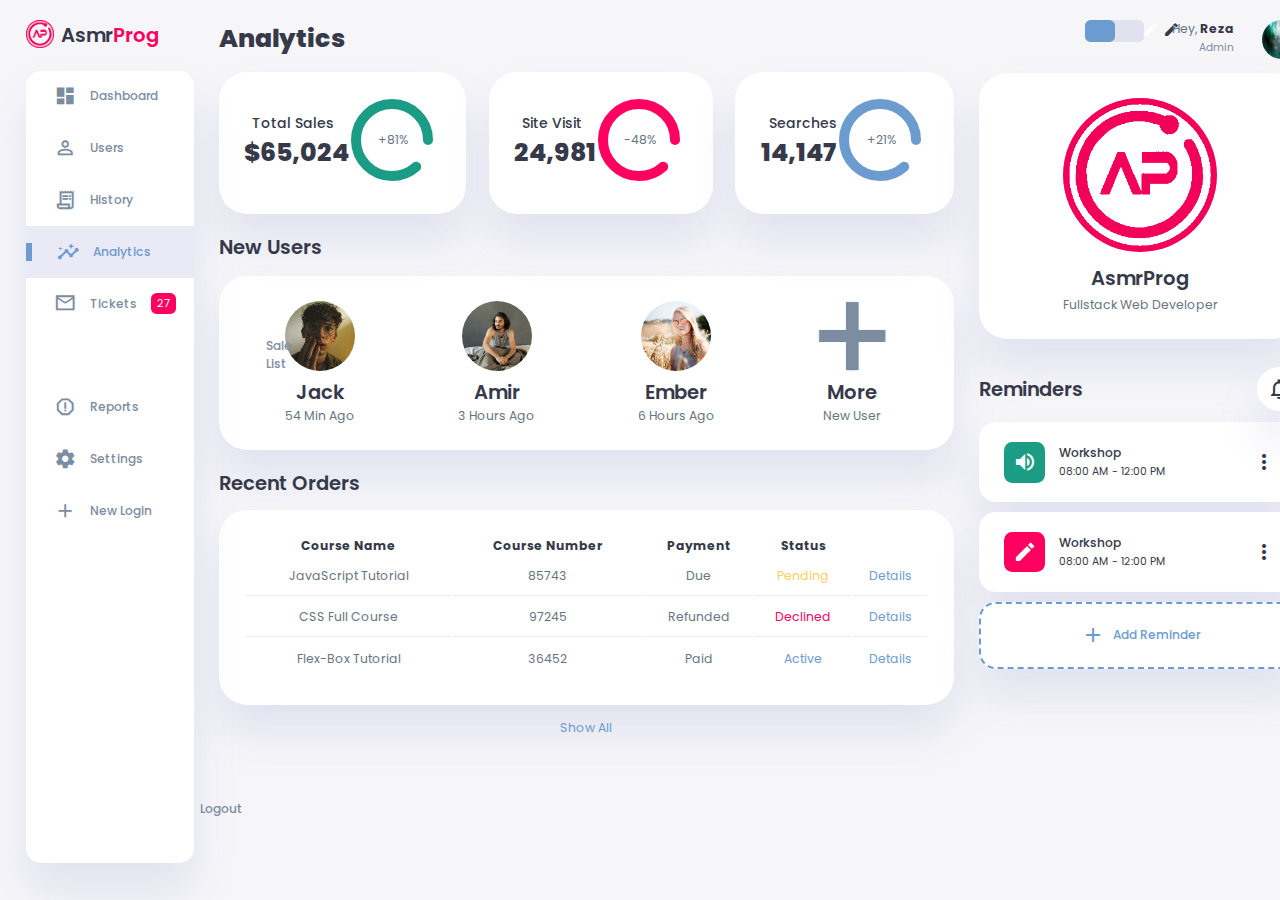
<file: dashboard/Admin Dashboard #01/index.html>
<!DOCTYPE html>
<html lang="en">

<head>
    <meta charset="UTF-8">
    <meta name="viewport" content="width=device-width, initial-scale=1.0">
    <link href="https://fonts.googleapis.com/icon?family=Material+Icons+Sharp" rel="stylesheet">
    <link rel="stylesheet" href="style.css">
    <title>Responsive Dashboard Design #1 | AsmrProg</title>
</head>

<body>

    <div class="container">
        <!-- Sidebar Section -->
        <aside>
            <div class="toggle">
                <div class="logo">
                    <img src="images/logo.png">
                    <h2>Asmr<span class="danger">Prog</span></h2>
                </div>
                <div class="close" id="close-btn">
                    <span class="material-icons-sharp">
                        close
                    </span>
                </div>
            </div>

            <div class="sidebar">
                <a href="#">
                    <span class="material-icons-sharp">
                        dashboard
                    </span>
                    <h3>Dashboard</h3>
                </a>
                <a href="#">
                    <span class="material-icons-sharp">
                        person_outline
                    </span>
                    <h3>Users</h3>
                </a>
                <a href="#">
                    <span class="material-icons-sharp">
                        receipt_long
                    </span>
                    <h3>History</h3>
                </a>
                <a href="#" class="active">
                    <span class="material-icons-sharp">
                        insights
                    </span>
                    <h3>Analytics</h3>
                </a>
                <a href="#">
                    <span class="material-icons-sharp">
                        mail_outline
                    </span>
                    <h3>Tickets</h3>
                    <span class="message-count">27</span>
                </a>
                <a href="#">
                    <span class="material-icons-sharp">
                        inventory
                    </span>
                    <h3>Sale List</h3>
                </a>
                <a href="#">
                    <span class="material-icons-sharp">
                        report_gmailerrorred
                    </span>
                    <h3>Reports</h3>
                </a>
                <a href="#">
                    <span class="material-icons-sharp">
                        settings
                    </span>
                    <h3>Settings</h3>
                </a>
                <a href="#">
                    <span class="material-icons-sharp">
                        add
                    </span>
                    <h3>New Login</h3>
                </a>
                <a href="#">
                    <span class="material-icons-sharp">
                        logout
                    </span>
                    <h3>Logout</h3>
                </a>
            </div>
        </aside>
        <!-- End of Sidebar Section -->

        <!-- Main Content -->
        <main>
            <h1>Analytics</h1>
            <!-- Analyses -->
            <div class="analyse">
                <div class="sales">
                    <div class="status">
                        <div class="info">
                            <h3>Total Sales</h3>
                            <h1>$65,024</h1>
                        </div>
                        <div class="progresss">
                            <svg>
                                <circle cx="38" cy="38" r="36"></circle>
                            </svg>
                            <div class="percentage">
                                <p>+81%</p>
                            </div>
                        </div>
                    </div>
                </div>
                <div class="visits">
                    <div class="status">
                        <div class="info">
                            <h3>Site Visit</h3>
                            <h1>24,981</h1>
                        </div>
                        <div class="progresss">
                            <svg>
                                <circle cx="38" cy="38" r="36"></circle>
                            </svg>
                            <div class="percentage">
                                <p>-48%</p>
                            </div>
                        </div>
                    </div>
                </div>
                <div class="searches">
                    <div class="status">
                        <div class="info">
                            <h3>Searches</h3>
                            <h1>14,147</h1>
                        </div>
                        <div class="progresss">
                            <svg>
                                <circle cx="38" cy="38" r="36"></circle>
                            </svg>
                            <div class="percentage">
                                <p>+21%</p>
                            </div>
                        </div>
                    </div>
                </div>
            </div>
            <!-- End of Analyses -->

            <!-- New Users Section -->
            <div class="new-users">
                <h2>New Users</h2>
                <div class="user-list">
                    <div class="user">
                        <img src="images/profile-2.jpg">
                        <h2>Jack</h2>
                        <p>54 Min Ago</p>
                    </div>
                    <div class="user">
                        <img src="images/profile-3.jpg">
                        <h2>Amir</h2>
                        <p>3 Hours Ago</p>
                    </div>
                    <div class="user">
                        <img src="images/profile-4.jpg">
                        <h2>Ember</h2>
                        <p>6 Hours Ago</p>
                    </div>
                    <div class="user">
                        <img src="images/plus.png">
                        <h2>More</h2>
                        <p>New User</p>
                    </div>
                </div>
            </div>
            <!-- End of New Users Section -->

            <!-- Recent Orders Table -->
            <div class="recent-orders">
                <h2>Recent Orders</h2>
                <table>
                    <thead>
                        <tr>
                            <th>Course Name</th>
                            <th>Course Number</th>
                            <th>Payment</th>
                            <th>Status</th>
                            <th></th>
                        </tr>
                    </thead>
                    <tbody></tbody>
                </table>
                <a href="#">Show All</a>
            </div>
            <!-- End of Recent Orders -->

        </main>
        <!-- End of Main Content -->

        <!-- Right Section -->
        <div class="right-section">
            <div class="nav">
                <button id="menu-btn">
                    <span class="material-icons-sharp">
                        menu
                    </span>
                </button>
                <div class="dark-mode">
                    <span class="material-icons-sharp active">
                        light_mode
                    </span>
                    <span class="material-icons-sharp">
                        dark_mode
                    </span>
                </div>

                <div class="profile">
                    <div class="info">
                        <p>Hey, <b>Reza</b></p>
                        <small class="text-muted">Admin</small>
                    </div>
                    <div class="profile-photo">
                        <img src="images/profile-1.jpg">
                    </div>
                </div>

            </div>
            <!-- End of Nav -->

            <div class="user-profile">
                <div class="logo">
                    <img src="images/logo.png">
                    <h2>AsmrProg</h2>
                    <p>Fullstack Web Developer</p>
                </div>
            </div>

            <div class="reminders">
                <div class="header">
                    <h2>Reminders</h2>
                    <span class="material-icons-sharp">
                        notifications_none
                    </span>
                </div>

                <div class="notification">
                    <div class="icon">
                        <span class="material-icons-sharp">
                            volume_up
                        </span>
                    </div>
                    <div class="content">
                        <div class="info">
                            <h3>Workshop</h3>
                            <small class="text_muted">
                                08:00 AM - 12:00 PM
                            </small>
                        </div>
                        <span class="material-icons-sharp">
                            more_vert
                        </span>
                    </div>
                </div>

                <div class="notification deactive">
                    <div class="icon">
                        <span class="material-icons-sharp">
                            edit
                        </span>
                    </div>
                    <div class="content">
                        <div class="info">
                            <h3>Workshop</h3>
                            <small class="text_muted">
                                08:00 AM - 12:00 PM
                            </small>
                        </div>
                        <span class="material-icons-sharp">
                            more_vert
                        </span>
                    </div>
                </div>

                <div class="notification add-reminder">
                    <div>
                        <span class="material-icons-sharp">
                            add
                        </span>
                        <h3>Add Reminder</h3>
                    </div>
                </div>

            </div>

        </div>


    </div>

    <script src="orders.js"></script>
    <script src="index.js"></script>
</body>

</html>
</file>
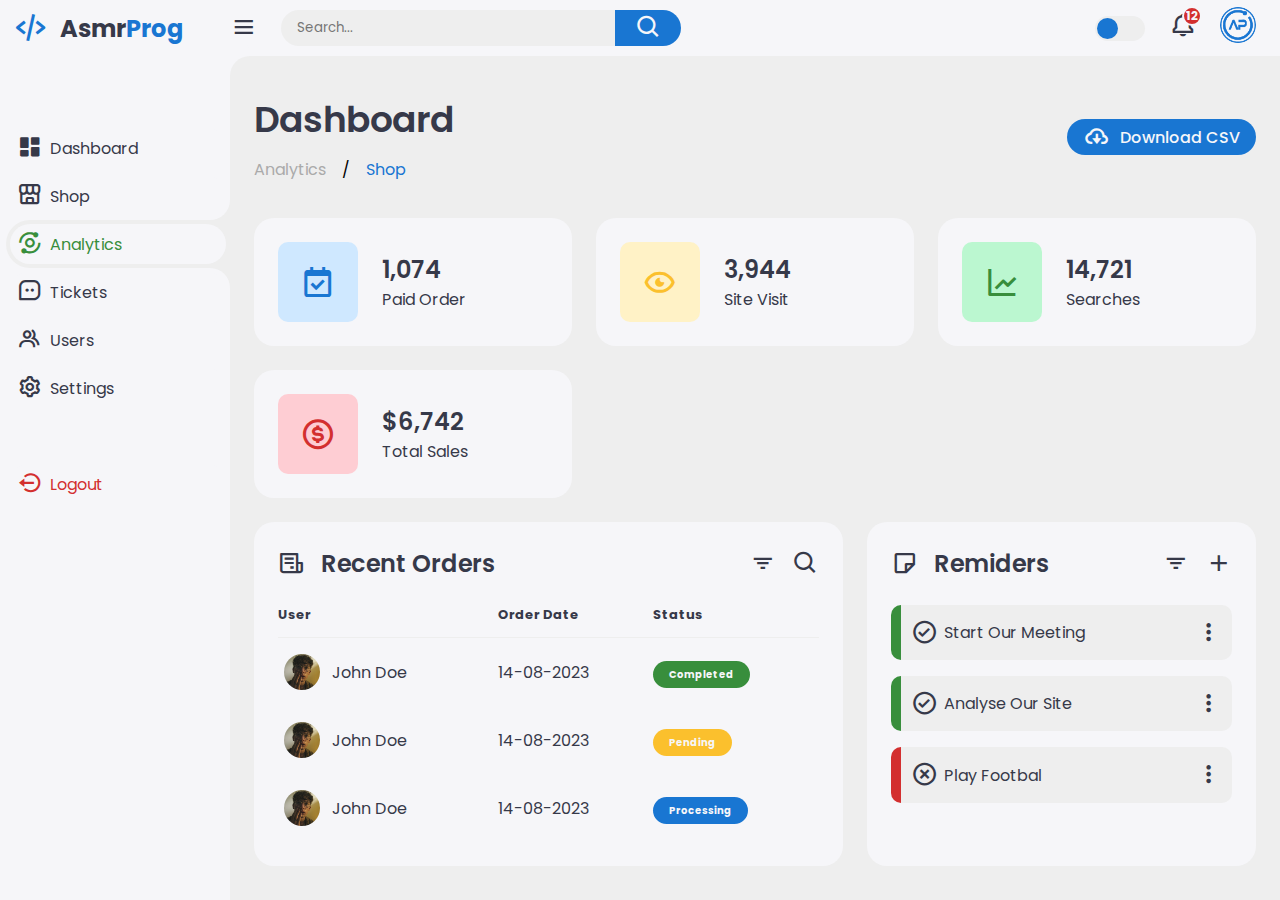
<file: dashboard/Admin Dashboard #02/index.html>
<!DOCTYPE html>
<html lang="en">

<head>
    <meta charset="UTF-8">
    <meta name="viewport" content="width=device-width, initial-scale=1.0">
    <link href='https://unpkg.com/boxicons@2.1.4/css/boxicons.min.css' rel='stylesheet'>
    <link rel="stylesheet" href="style.css">
    <title>Responsive Dashboard Design #2 | AsmrProg</title>
</head>

<body>

    <!-- Sidebar -->
    <div class="sidebar">
        <a href="#" class="logo">
            <i class='bx bx-code-alt'></i>
            <div class="logo-name"><span>Asmr</span>Prog</div>
        </a>
        <ul class="side-menu">
            <li><a href="#"><i class='bx bxs-dashboard'></i>Dashboard</a></li>
            <li><a href="#"><i class='bx bx-store-alt'></i>Shop</a></li>
            <li class="active"><a href="#"><i class='bx bx-analyse'></i>Analytics</a></li>
            <li><a href="#"><i class='bx bx-message-square-dots'></i>Tickets</a></li>
            <li><a href="#"><i class='bx bx-group'></i>Users</a></li>
            <li><a href="#"><i class='bx bx-cog'></i>Settings</a></li>
        </ul>
        <ul class="side-menu">
            <li>
                <a href="#" class="logout">
                    <i class='bx bx-log-out-circle'></i>
                    Logout
                </a>
            </li>
        </ul>
    </div>
    <!-- End of Sidebar -->

    <!-- Main Content -->
    <div class="content">
        <!-- Navbar -->
        <nav>
            <i class='bx bx-menu'></i>
            <form action="#">
                <div class="form-input">
                    <input type="search" placeholder="Search...">
                    <button class="search-btn" type="submit"><i class='bx bx-search'></i></button>
                </div>
            </form>
            <input type="checkbox" id="theme-toggle" hidden>
            <label for="theme-toggle" class="theme-toggle"></label>
            <a href="#" class="notif">
                <i class='bx bx-bell'></i>
                <span class="count">12</span>
            </a>
            <a href="#" class="profile">
                <img src="images/logo.png">
            </a>
        </nav>

        <!-- End of Navbar -->

        <main>
            <div class="header">
                <div class="left">
                    <h1>Dashboard</h1>
                    <ul class="breadcrumb">
                        <li><a href="#">
                                Analytics
                            </a></li>
                        /
                        <li><a href="#" class="active">Shop</a></li>
                    </ul>
                </div>
                <a href="#" class="report">
                    <i class='bx bx-cloud-download'></i>
                    <span>Download CSV</span>
                </a>
            </div>

            <!-- Insights -->
            <ul class="insights">
                <li>
                    <i class='bx bx-calendar-check'></i>
                    <span class="info">
                        <h3>
                            1,074
                        </h3>
                        <p>Paid Order</p>
                    </span>
                </li>
                <li><i class='bx bx-show-alt'></i>
                    <span class="info">
                        <h3>
                            3,944
                        </h3>
                        <p>Site Visit</p>
                    </span>
                </li>
                <li><i class='bx bx-line-chart'></i>
                    <span class="info">
                        <h3>
                            14,721
                        </h3>
                        <p>Searches</p>
                    </span>
                </li>
                <li><i class='bx bx-dollar-circle'></i>
                    <span class="info">
                        <h3>
                            $6,742
                        </h3>
                        <p>Total Sales</p>
                    </span>
                </li>
            </ul>
            <!-- End of Insights -->

            <div class="bottom-data">
                <div class="orders">
                    <div class="header">
                        <i class='bx bx-receipt'></i>
                        <h3>Recent Orders</h3>
                        <i class='bx bx-filter'></i>
                        <i class='bx bx-search'></i>
                    </div>
                    <table>
                        <thead>
                            <tr>
                                <th>User</th>
                                <th>Order Date</th>
                                <th>Status</th>
                            </tr>
                        </thead>
                        <tbody>
                            <tr>
                                <td>
                                    <img src="images/profile-1.jpg">
                                    <p>John Doe</p>
                                </td>
                                <td>14-08-2023</td>
                                <td><span class="status completed">Completed</span></td>
                            </tr>
                            <tr>
                                <td>
                                    <img src="images/profile-1.jpg">
                                    <p>John Doe</p>
                                </td>
                                <td>14-08-2023</td>
                                <td><span class="status pending">Pending</span></td>
                            </tr>
                            <tr>
                                <td>
                                    <img src="images/profile-1.jpg">
                                    <p>John Doe</p>
                                </td>
                                <td>14-08-2023</td>
                                <td><span class="status process">Processing</span></td>
                            </tr>
                        </tbody>
                    </table>
                </div>

                <!-- Reminders -->
                <div class="reminders">
                    <div class="header">
                        <i class='bx bx-note'></i>
                        <h3>Remiders</h3>
                        <i class='bx bx-filter'></i>
                        <i class='bx bx-plus'></i>
                    </div>
                    <ul class="task-list">
                        <li class="completed">
                            <div class="task-title">
                                <i class='bx bx-check-circle'></i>
                                <p>Start Our Meeting</p>
                            </div>
                            <i class='bx bx-dots-vertical-rounded'></i>
                        </li>
                        <li class="completed">
                            <div class="task-title">
                                <i class='bx bx-check-circle'></i>
                                <p>Analyse Our Site</p>
                            </div>
                            <i class='bx bx-dots-vertical-rounded'></i>
                        </li>
                        <li class="not-completed">
                            <div class="task-title">
                                <i class='bx bx-x-circle'></i>
                                <p>Play Footbal</p>
                            </div>
                            <i class='bx bx-dots-vertical-rounded'></i>
                        </li>
                    </ul>
                </div>

                <!-- End of Reminders-->

            </div>

        </main>

    </div>

    <script src="index.js"></script>
</body>

</html>
</file>
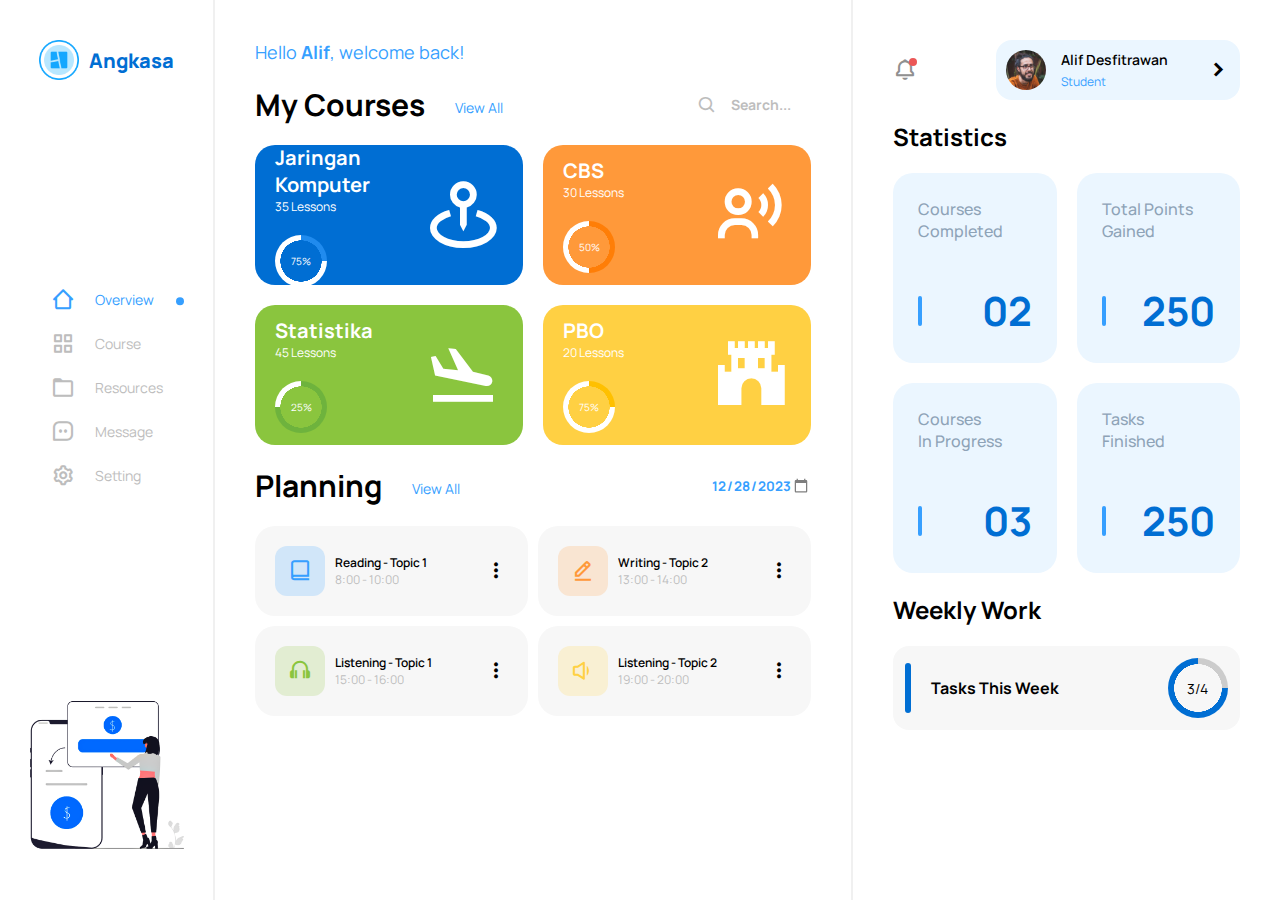
<file: css-logins-master/login_new/Dashboard_siswa/index.html>
<!DOCTYPE html>
<html lang="en">

<head>
    <meta charset="UTF-8">
    <meta name="viewport" content="width=device-width, initial-scale=1.0">
    <link href='https://unpkg.com/boxicons@2.1.4/css/boxicons.min.css' rel='stylesheet'>
    <link rel="stylesheet" href="style.css">
    <title>Responsive Dashboard Design #01 | AsmrProg</title>
</head>

<body>

    <div class="container">

        <aside class="left-section">
            <div class="logo">
                <button class="menu-btn" id="menu-close">
                    <i class='bx bx-log-out-circle'></i>
                </button>
                <img src="assets/logo.png">
                <a href="#">Angkasa</a>
            </div>

            <div class="sidebar">
                <div class="item" id="active">
                    <i class='bx bx-home-alt-2'></i>
                    <a href="#">Overview</a>
                </div>
                <div class="item">
                    <i class='bx bx-grid-alt'></i>
                    <a href="#">Course</a>
                </div>
                <div class="item">
                    <i class='bx bx-folder'></i>
                    <a href="#">Resources</a>
                </div>
                <div class="item">
                    <i class='bx bx-message-square-dots'></i>
                    <a href="#">Message</a>
                </div>
                <div class="item">
                    <i class='bx bx-cog'></i>
                    <a href="#">Setting</a>
                </div>
            </div>

            <div class="pic">
                <img src="assets/pro.png">
            </div>

            

        </aside>

        <main>
            <header>
                <button class="menu-btn" id="menu-open">
                    <i class='bx bx-menu'></i>
                </button>
                <h5>Hello <b>Alif</b>, welcome back!</h5>
            </header>

            <div class="separator">
                <div class="info">
                    <h3>My Courses</h3>
                    <a href="#">View All</a>
                </div>
                <div class="search">
                    <i class='bx bx-search'></i>
                    <input type="text" placeholder="Search...">
                </div>
            </div>

            <div class="analytics">
                <div class="item">
                    <div class="progress">
                        <div class="info">
                            <h5>Jaringan Komputer</h5>
                            <p>35 Lessons</p>
                        </div>
                        <div class="progress-bar" role="progressbar" aria-valuenow="75" aria-valuemin="0"
                            aria-valuemax="100"></div>
                    </div>
                    <i class='bx bx-map-pin'></i>
                </div>
                <div class="item">
                    <div class="progress">
                        <div class="info">
                            <h5>CBS</h5>
                            <p>30 Lessons</p>
                        </div>
                        <div class="progress-bar" role="progressbar" aria-valuenow="75" aria-valuemin="0"
                            aria-valuemax="100"></div>
                    </div>
                    <i class='bx bx-user-voice'></i>
                </div>
                <div class="item">
                    <div class="progress">
                        <div class="info">
                            <h5>Statistika</h5>
                            <p>45 Lessons</p>
                        </div>
                        <div class="progress-bar" role="progressbar" aria-valuenow="75" aria-valuemin="0"
                            aria-valuemax="100"></div>
                    </div>
                    <i class='bx bxs-plane-land'></i>
                </div>
                <div class="item">
                    <div class="progress">
                        <div class="info">
                            <h5>PBO</h5>
                            <p>20 Lessons</p>
                        </div>
                        <div class="progress-bar" role="progressbar" aria-valuenow="75" aria-valuemin="0"
                            aria-valuemax="100"></div>
                    </div>
                    <i class='bx bxs-castle'></i>
                </div>
            </div>

            <div class="separator">
                <div class="info">
                    <h3>Planning</h3>
                    <a href="#">View All</a>
                </div>
                <input type="date" value="2023-12-28">
            </div>

            <div class="planning">
                <div class="item">
                    <div class="left">
                        <div class="icon">
                            <i class='bx bx-book-alt'></i>
                        </div>
                        <div class="details">
                            <h5>Reading - Topic 1</h5>
                            <p>8:00 - 10:00</p>
                        </div>
                    </div>
                    <i class='bx bx-dots-vertical-rounded'></i>
                </div>
                <div class="item">
                    <div class="left">
                        <div class="icon">
                            <i class='bx bx-edit-alt'></i>
                        </div>
                        <div class="details">
                            <h5>Writing - Topic 2</h5>
                            <p>13:00 - 14:00</p>
                        </div>
                    </div>
                    <i class='bx bx-dots-vertical-rounded'></i>
                </div>
                <div class="item">
                    <div class="left">
                        <div class="icon">
                            <i class='bx bx-headphone'></i>
                        </div>
                        <div class="details">
                            <h5>Listening - Topic 1</h5>
                            <p>15:00 - 16:00</p>
                        </div>
                    </div>
                    <i class='bx bx-dots-vertical-rounded'></i>
                </div>
                <div class="item">
                    <div class="left">
                        <div class="icon">
                            <i class='bx bx-volume-low'></i>
                        </div>
                        <div class="details">
                            <h5>Listening - Topic 2</h5>
                            <p>19:00 - 20:00</p>
                        </div>
                    </div>
                    <i class='bx bx-dots-vertical-rounded'></i>
                </div>
            </div>
        </main>

        <aside class="right-section">
            <div class="top">
                <i class='bx bx-bell'></i>
                <div class="profile">
                    <div class="left">
                        <img src="assets/profile.jpg">
                        <div class="user">
                            <h5>Alif Desfitrawan</h5>
                            <a href="#">Student</a>
                        </div>
                    </div>
                    <i class='bx bxs-chevron-right'></i>
                </div>
            </div>

            <div class="separator" id="first">
                <h4>Statistics</h4>
            </div>

            <div class="stats">
                <div class="item">
                    <div class="top">
                        <p>Courses</p>
                        <p>Completed</p>
                    </div>
                    <div class="bottom">
                        <div class="line"></div>
                        <h3>02</h3>
                    </div>
                </div>
                <div class="item">
                    <div class="top">
                        <p>Total Points</p>
                        <p>Gained</p>
                    </div>
                    <div class="bottom">
                        <div class="line"></div>
                        <h3>250</h3>
                    </div>
                </div>
                <div class="item">
                    <div class="top">
                        <p>Courses</p>
                        <p>In Progress</p>
                    </div>
                    <div class="bottom">
                        <div class="line"></div>
                        <h3>03</h3>
                    </div>
                </div>
                <div class="item">
                    <div class="top">
                        <p>Tasks</p>
                        <p>Finished</p>
                    </div>
                    <div class="bottom">
                        <div class="line"></div>
                        <h3>250</h3>
                    </div>
                </div>
            </div>

            <div class="separator">
                <h4>Weekly Work</h4>
            </div>

            <div class="weekly">
                <div class="title">
                    <div class="line"></div>
                    <h5>Tasks This Week</h5>
                </div>
                <div class="progress-bar" role="progressbar" aria-valuenow="75" aria-valuemin="0" aria-valuemax="100">
                </div>
            </div>

        </aside>

    </div>

    <script src="script.js"></script>
</body>

</html>
</file>
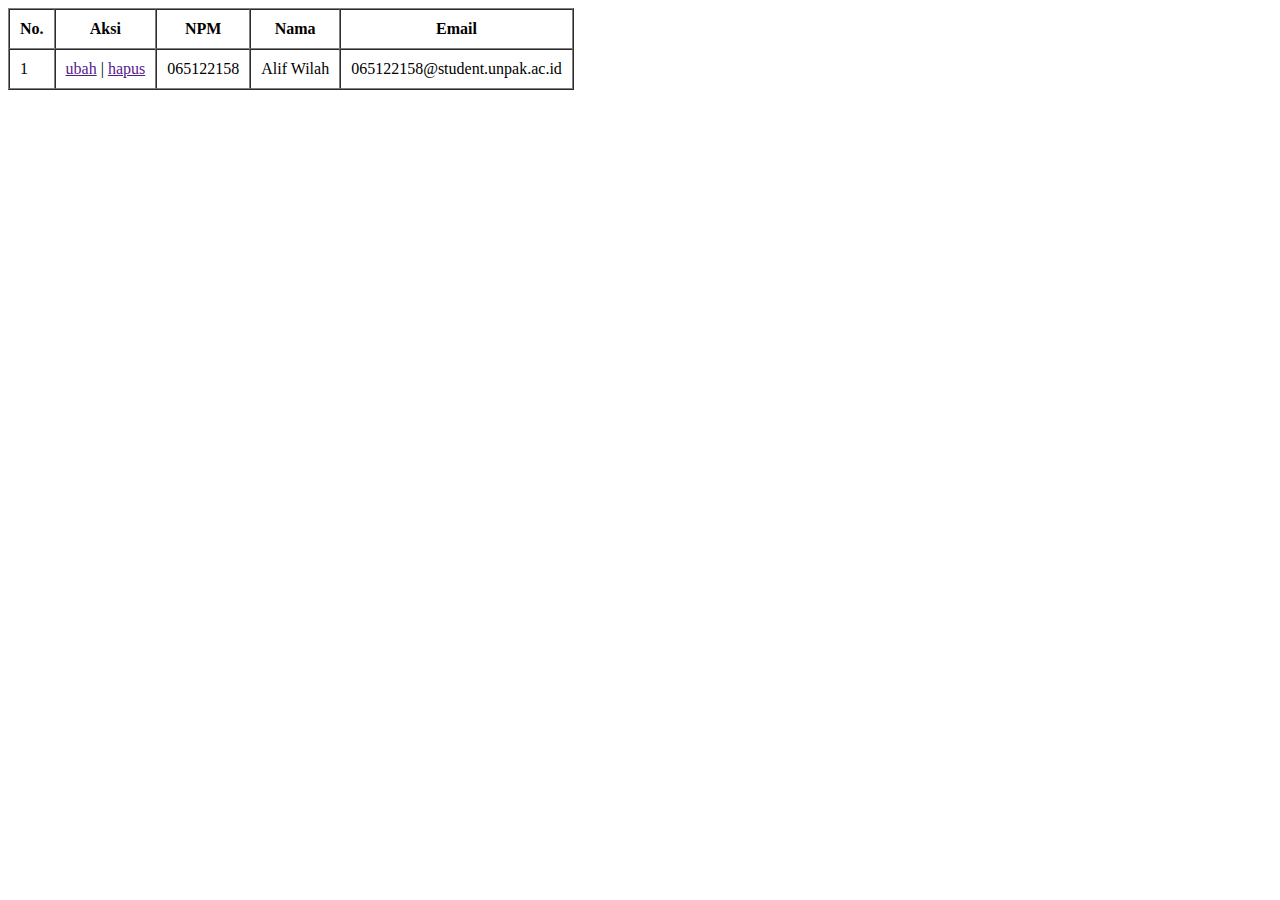
<file: login/test.html>
<!DOCTYPE html>
<html lang="en">
<head>
    <meta charset="UTF-8">
    <meta name="viewport" content="width=device-width, initial-scale=1.0">
    <title>Halaman Admin</title>
</head>
<body>
    <table border="1" cellpadding="10" cellspacing="0">
        <tr>
            <th>No.</th>
            <th>Aksi</th>
            <th>NPM</th>
            <th>Nama</th>
            <th>Email</th>
        </tr>

        <tr>
            <td>1</td>
            <td>
                <a href="">ubah</a> |
                <a href="">hapus</a>
            </td>
            <td>065122158</td>
            <td>Alif Wilah</td>
            <td>065122158@student.unpak.ac.id</td>
        </tr>
    </table>
</body>
</html>
</file>
<file: dashboard/Admin Dashboard #01/style.css>
@import url('https://fonts.googleapis.com/css2?family=Poppins:wght@300;400;500;600;700;800&display=swap');

:root{
    --color-primary: #6C9BCF;
    --color-danger: #FF0060;
    --color-success: #1B9C85;
    --color-warning: #F7D060;
    --color-white: #fff;
    --color-info-dark: #7d8da1;
    --color-dark: #363949;
    --color-light: rgba(132, 139, 200, 0.18);
    --color-dark-variant: #677483;
    --color-background: #f6f6f9;

    --card-border-radius: 2rem;
    --border-radius-1: 0.4rem;
    --border-radius-2: 1.2rem;

    --card-padding: 1.8rem;
    --padding-1: 1.2rem;

    --box-shadow: 0 2rem 3rem var(--color-light);
}

.dark-mode-variables{
    --color-background: #181a1e;
    --color-white: #202528;
    --color-dark: #edeffd;
    --color-dark-variant: #a3bdcc;
    --color-light: rgba(0, 0, 0, 0.4);
    --box-shadow: 0 2rem 3rem var(--color-light);
}

*{
    margin: 0;
    padding: 0;
    outline: 0;
    appearance: 0;
    border: 0;
    text-decoration: none;
    box-sizing: border-box;
}

html{
    font-size: 14px;
}

body{
    width: 100vw;
    height: 100vh;
    font-family: 'Poppins', sans-serif;
    font-size: 0.88rem;
    user-select: none;
    overflow-x: hidden;
    color: var(--color-dark);
    background-color: var(--color-background);
}

a{
    color: var(--color-dark);
}

img{
    display: block;
    width: 100%;
    object-fit: cover;
}

h1{
    font-weight: 800;
    font-size: 1.8rem;
}

h2{
    font-weight: 600;
    font-size: 1.4rem;
}

h3{
    font-weight: 500;
    font-size: 0.87rem;
}

small{
    font-size: 0.76rem;
}

p{
    color: var(--color-dark-variant);
}

b{
    color: var(--color-dark);
}

.text-muted{
    color: var(--color-info-dark);
}

.primary{
    color: var(--color-primary);
}

.danger{
    color: var(--color-danger);
}

.success{
    color: var(--color-success);
}

.warning{
    color: var(--color-warning);
}

.container{
    display: grid;
    width: 96%;
    margin: 0 auto;
    gap: 1.8rem;
    grid-template-columns: 12rem auto 23rem;
}

aside{
    height: 100vh;
}

aside .toggle{
    display: flex;
    align-items: center;
    justify-content: space-between;
    margin-top: 1.4rem;
}

aside .toggle .logo{
    display: flex;
    gap: 0.5rem;
}

aside .toggle .logo img{
    width: 2rem;
    height: 2rem;
}

aside .toggle .close{
    padding-right: 1rem;
    display: none;
}

aside .sidebar{
    display: flex;
    flex-direction: column;
    background-color: var(--color-white);
    box-shadow: var(--box-shadow);
    border-radius: 15px;
    height: 88vh;
    position: relative;
    top: 1.5rem;
    transition: all 0.3s ease;
}

aside .sidebar:hover{
    box-shadow: none;
}

aside .sidebar a{
    display: flex;
    align-items: center;
    color: var(--color-info-dark);
    height: 3.7rem;
    gap: 1rem;
    position: relative;
    margin-left: 2rem;
    transition: all 0.3s ease;
}

aside .sidebar a span{
    font-size: 1.6rem;
    transition: all 0.3s ease;
}

aside .sidebar a:last-child{
    position: absolute;
    bottom: 2rem;
    width: 100%;
}

aside .sidebar a.active{
    width: 100%;
    color: var(--color-primary);
    background-color: var(--color-light);
    margin-left: 0;
}

aside .sidebar a.active::before{
    content: '';
    width: 6px;
    height: 18px;
    background-color: var(--color-primary);
}

aside .sidebar a.active span{
    color: var(--color-primary);
    margin-left: calc(1rem - 3px);
}

aside .sidebar a:hover{
    color: var(--color-primary);
}

aside .sidebar a:hover span{
    margin-left: 0.6rem;
}

aside .sidebar .message-count{
    background-color: var(--color-danger);
    padding: 2px 6px;
    color: var(--color-white);
    font-size: 11px;
    border-radius: var(--border-radius-1);
}

main{
    margin-top: 1.4rem;
}

main .analyse{
    display: grid;
    grid-template-columns: repeat(3, 1fr);
    gap: 1.6rem;
}

main .analyse > div{
    background-color: var(--color-white);
    padding: var(--card-padding);
    border-radius: var(--card-border-radius);
    margin-top: 1rem;
    box-shadow: var(--box-shadow);
    cursor: pointer;
    transition: all 0.3s ease;
}

main .analyse > div:hover{
    box-shadow: none;
}

main .analyse > div .status{
    display: flex;
    align-items: center;
    justify-content: space-between;
}

main .analyse h3{
    margin-left: 0.6rem;
    font-size: 1rem;
}

main .analyse .progresss{
    position: relative;
    width: 92px;
    height: 92px;
    border-radius: 50%;
}

main .analyse svg{
    width: 7rem;
    height: 7rem;
}

main .analyse svg circle{
    fill: none;
    stroke-width: 10;
    stroke-linecap: round;
    transform: translate(5px, 5px);
}

main .analyse .sales svg circle{
    stroke: var(--color-success);
    stroke-dashoffset: -30;
    stroke-dasharray: 200;
}

main .analyse .visits svg circle{
    stroke: var(--color-danger);
    stroke-dashoffset: -30;
    stroke-dasharray: 200;
}

main .analyse .searches svg circle{
    stroke: var(--color-primary);
    stroke-dashoffset: -30;
    stroke-dasharray: 200;
}

main .analyse .progresss .percentage{
    position: absolute;
    top: -3px;
    left: -1px;
    display: flex;
    align-items: center;
    justify-content: center;
    height: 100%;
    width: 100%;
}

main .new-users{
    margin-top: 1.3rem;
}

main .new-users .user-list{
    background-color: var(--color-white);
    padding: var(--card-padding);
    border-radius: var(--card-border-radius);
    margin-top: 1rem;
    box-shadow: var(--box-shadow);
    display: flex;
    justify-content: space-around;
    flex-wrap: wrap;
    gap: 1.4rem;
    cursor: pointer;
    transition: all 0.3s ease;
}

main .new-users .user-list:hover{
    box-shadow: none;
}

main .new-users .user-list .user{
    display: flex;
    flex-direction: column;
    align-items: center;
    justify-content: center;
}

main .new-users .user-list .user img{
    width: 5rem;
    height: 5rem;
    margin-bottom: 0.4rem;
    border-radius: 50%;
}

main .recent-orders{
    margin-top: 1.3rem;
}

main .recent-orders h2{
    margin-bottom: 0.8rem;
}

main .recent-orders table{
    background-color: var(--color-white);
    width: 100%;
    padding: var(--card-padding);
    text-align: center;
    box-shadow: var(--box-shadow);
    border-radius: var(--card-border-radius);
    transition: all 0.3s ease;
}

main .recent-orders table:hover{
    box-shadow: none;
}

main table tbody td{
    height: 2.8rem;
    border-bottom: 1px solid var(--color-light);
    color: var(--color-dark-variant);
}

main table tbody tr:last-child td{
    border: none;
}

main .recent-orders a{
    text-align: center;
    display: block;
    margin: 1rem auto;
    color: var(--color-primary);
}

.right-section{
    margin-top: 1.4rem;
}

.right-section .nav{
    display: flex;
    justify-content: end;
    gap: 2rem;
}

.right-section .nav button{
    display: none;
}

.right-section .dark-mode{
    background-color: var(--color-light);
    display: flex;
    justify-content: space-between;
    align-items: center;
    height: 1.6rem;
    width: 4.2rem;
    cursor: pointer;
    border-radius: var(--border-radius-1);
}

.right-section .dark-mode span{
    font-size: 1.2rem;
    width: 50%;
    height: 100%;
    display: flex;
    align-items: center;
    justify-content: center;
}

.right-section .dark-mode span.active{
    background-color: var(--color-primary);
    color: white;
    border-radius: var(--border-radius-1);
}

.right-section .nav .profile{
    display: flex;
    gap: 2rem;
    text-align: right;
}

.right-section .nav .profile .profile-photo{
    width: 2.8rem;
    height: 2.8rem;
    border-radius: 50%;
    overflow: hidden;
}

.right-section .user-profile{
    display: flex;
    justify-content: center;
    text-align: center;
    margin-top: 1rem;
    background-color: var(--color-white);
    padding: var(--card-padding);
    border-radius: var(--card-border-radius);
    box-shadow: var(--box-shadow);
    cursor: pointer;
    transition: all 0.3s ease;
}

.right-section .user-profile:hover{
    box-shadow: none;
}

.right-section .user-profile img{
    width: 11rem;
    height: auto;
    margin-bottom: 0.8rem;
    border-radius: 50%;
}

.right-section .user-profile h2{
    margin-bottom: 0.2rem;
}

.right-section .reminders{
    margin-top: 2rem;
}

.right-section .reminders .header{
    display: flex;
    align-items: center;
    justify-content: space-between;
    margin-bottom: 0.8rem;
}

.right-section .reminders .header span{
    padding: 10px;
    box-shadow: var(--box-shadow);
    background-color: var(--color-white);
    border-radius: 50%;
}

.right-section .reminders .notification{
    background-color: var(--color-white);
    display: flex;
    align-items: center;
    gap: 1rem;
    margin-bottom: 0.7rem;
    padding: 1.4rem var(--card-padding);
    border-radius: var(--border-radius-2);
    box-shadow: var(--box-shadow);
    cursor: pointer;
    transition: all 0.3s ease;
}

.right-section .reminders .notification:hover{
    box-shadow: none;
}

.right-section .reminders .notification .content{
    display: flex;
    justify-content: space-between;
    align-items: center;
    margin: 0;
    width: 100%;
}

.right-section .reminders .notification .icon{
    padding: 0.6rem;
    color: var(--color-white);
    background-color: var(--color-success);
    border-radius: 20%;
    display: flex;
}

.right-section .reminders .notification.deactive .icon{
    background-color: var(--color-danger);
}

.right-section .reminders .add-reminder{
    background-color: var(--color-white);
    border: 2px dashed var(--color-primary);
    color: var(--color-primary);
    display: flex;
    align-items: center;
    justify-content: center;
    cursor: pointer;
}

.right-section .reminders .add-reminder:hover{
    background-color: var(--color-primary);
    color: white;
}

.right-section .reminders .add-reminder div{
    display: flex;
    align-items: center;
    gap: 0.6rem;
}

@media screen and (max-width: 1200px) {
    .container{
        width: 95%;
        grid-template-columns: 7rem auto 23rem;
    }

    aside .logo h2{
        display: none;
    }

    aside .sidebar h3{
        display: none;
    }

    aside .sidebar a{
        width: 5.6rem;
    }

    aside .sidebar a:last-child{
        position: relative;
        margin-top: 1.8rem;
    }

    main .analyse{
        grid-template-columns: 1fr;
        gap: 0;
    }

    main .new-users .user-list .user{
        flex-basis: 40%;
    }

    main .recent-orders {
        width: 94%;
        position: absolute;
        left: 50%;
        transform: translateX(-50%);
        margin: 2rem 0 0 0.8rem;
    }

    main .recent-orders table{
        width: 83vw;
    }

    main table thead tr th:last-child,
    main table thead tr th:first-child{
        display: none;
    }

    main table tbody tr td:last-child,
    main table tbody tr td:first-child{
        display: none;
    }

}

@media screen and (max-width: 768px) {
    .container{
        width: 100%;
        grid-template-columns: 1fr;
        padding: 0 var(--padding-1);
    }

    aside{
        position: fixed;
        background-color: var(--color-white);
        width: 15rem;
        z-index: 3;
        box-shadow: 1rem 3rem 4rem var(--color-light);
        height: 100vh;
        left: -100%;
        display: none;
        animation: showMenu 0.4s ease forwards;
    }

    @keyframes showMenu {
       to{
        left: 0;
       } 
    }

    aside .logo{
        margin-left: 1rem;
    }

    aside .logo h2{
        display: inline;
    }

    aside .sidebar h3{
        display: inline;
    }

    aside .sidebar a{
        width: 100%;
        height: 3.4rem;
    }

    aside .sidebar a:last-child{
        position: absolute;
        bottom: 5rem;
    }

    aside .toggle .close{
        display: inline-block;
        cursor: pointer;
    }

    main{
        margin-top: 8rem;
        padding: 0 1rem;
    }

    main .new-users .user-list .user{
        flex-basis: 35%;
    }

    main .recent-orders{
        position: relative;
        margin: 3rem 0 0 0;
        width: 100%;
    }

    main .recent-orders table{
        width: 100%;
        margin: 0;
    }

    .right-section{
        width: 94%;
        margin: 0 auto 4rem;
    }

    .right-section .nav{
        position: fixed;
        top: 0;
        left: 0;
        align-items: center;
        background-color: var(--color-white);
        padding: 0 var(--padding-1);
        height: 4.6rem;
        width: 100%;
        z-index: 2;
        box-shadow: 0 1rem 1rem var(--color-light);
        margin: 0;
    }

    .right-section .nav .dark-mode{
        width: 4.4rem;
        position: absolute;
        left: 66%;
    }

    .right-section .profile .info{
        display: none;
    }

    .right-section .nav button{
        display: inline-block;
        background-color: transparent;
        cursor: pointer;
        color: var(--color-dark);
        position: absolute;
        left: 1rem;
    }

    .right-section .nav button span{
        font-size: 2rem;
    }

}
</file>
<file: dashboard/Admin Dashboard #02/style.css>
@import url('https://fonts.googleapis.com/css2?family=Poppins:wght@300;400;500;600;700;800&display=swap');

:root {
    --light: #f6f6f9;
    --primary: #1976D2;
    --light-primary: #CFE8FF;
    --grey: #eee;
    --dark-grey: #AAAAAA;
    --dark: #363949;
    --danger: #D32F2F;
	--light-danger: #FECDD3;
    --warning: #FBC02D;
    --light-warning: #FFF2C6;
    --success: #388E3C;
    --light-success: #BBF7D0;
}

*{
    margin: 0;
    padding: 0;
    box-sizing: border-box;
    font-family: 'Poppins', sans-serif;
}

.bx{
    font-size: 1.7rem;
}

a{
    text-decoration: none;
}

li{
    list-style: none;
}

html{
    overflow-x: hidden;
}

body.dark{
    --light: #181a1e;
    --grey: #25252c;
    --dark: #fbfbfb
}

body{
    background: var(--grey);
    overflow-x: hidden;
}

.sidebar{
    position: fixed;
    top: 0;
    left: 0;
    background: var(--light);
    width: 230px;
    height: 100%;
    z-index: 2000;
    overflow-x: hidden;
    scrollbar-width: none;
    transition: all 0.3s ease;
}

.sidebar::-webkit-scrollbar{
    display: none;
}

.sidebar.close{
    width: 60px;
}

.sidebar .logo{
    font-size: 24px;
    font-weight: 700;
    height: 56px;
    display: flex;
    align-items: center;
    color: var(--primary);
    z-index: 500;
    padding-bottom: 20px;
    box-sizing: content-box;
}

.sidebar .logo .logo-name span{
    color: var(--dark);
}

.sidebar .logo .bx{
    min-width: 60px;
    display: flex;
    justify-content: center;
    font-size: 2.2rem;
}

.sidebar .side-menu{
    width: 100%;
    margin-top: 48px;
}

.sidebar .side-menu li{
    height: 48px;
    background: transparent;
    margin-left: 6px;
    border-radius: 48px 0 0 48px;
    padding: 4px;
}

.sidebar .side-menu li.active{
    background: var(--grey);
    position: relative;
}

.sidebar .side-menu li.active::before{
    content: "";
    position: absolute;
    width: 40px;
    height: 40px;
    border-radius: 50%;
    top: -40px;
    right: 0;
    box-shadow: 20px 20px 0 var(--grey);
    z-index: -1;
}

.sidebar .side-menu li.active::after{
    content: "";
    position: absolute;
    width: 40px;
    height: 40px;
    border-radius: 50%;
    bottom: -40px;
    right: 0;
    box-shadow: 20px -20px 0 var(--grey);
    z-index: -1;
}

.sidebar .side-menu li a{
    width: 100%;
    height: 100%;
    background: var(--light);
    display: flex;
    align-items: center;
    border-radius: 48px;
    font-size: 16px;
    color: var(--dark);
    white-space: nowrap;
    overflow-x: hidden;
    transition: all 0.3s ease;
}

.sidebar .side-menu li.active a{
    color: var(--success);
}

.sidebar.close .side-menu li a{
    width: calc(48px - (4px * 2));
    transition: all 0.3s ease;
}

.sidebar .side-menu li a .bx{
    min-width: calc(60px - ((4px + 6px) * 2));
    display: flex;
    font-size: 1.6rem;
    justify-content: center;
}

.sidebar .side-menu li a.logout{
    color: var(--danger);
}

.content{
    position: relative;
    width: calc(100% - 230px);
    left: 230px;
    transition: all 0.3s ease;
}

.sidebar.close~.content{
    width: calc(100% - 60px);
    left: 60px;
}

.content nav{
    height: 56px;
    background: var(--light);
    padding: 0 24px 0 0;
    display: flex;
    align-items: center;
    grid-gap: 24px;
    position: sticky;
    top: 0;
    left: 0;
    z-index: 1000;
}

.content nav::before{
    content: "";
    position: absolute;
    width: 40px;
    height: 40px;
    bottom: -40px;
    left: 0;
    border-radius: 50%;
    box-shadow: -20px -20px 0 var(--light);
}

.content nav a{
    color: var(--dark);
}

.content nav .bx.bx-menu{
    cursor: pointer;
    color: var(--dark);
}

.content nav form{
    max-width: 400px;
    width: 100%;
    margin-right: auto;
}

.content nav form .form-input{
    display: flex;
    align-items: center;
    height: 36px;
}

.content nav form .form-input input{
    flex-grow: 1;
    padding: 0 16px;
    height: 100%;
    border: none;
    background: var(--grey);
    border-radius: 36px 0 0 36px;
    outline: none;
    width: 100%;
    color: var(--dark);
}

.content nav form .form-input button{
    width: 80px;
    height: 100%;
    display: flex;
    justify-content: center;
    align-items: center;
    background: var(--primary);
    color: var(--light);
    font-size: 18px;
    border: none;
    outline: none;
    border-radius: 0 36px 36px 0;
    cursor: pointer;
}

.content nav .notif{
    font-size: 20px;
    position: relative;
}

.content nav .notif .count{
    position: absolute;
    top: -6px;
    right: -6px;
    width: 20px;
    height: 20px;
    background: var(--danger);
    border-radius: 50%;
    color: var(--light);
    border: 2px solid var(--light);
    font-weight: 700;
    font-size: 12px;
    display: flex;
    align-items: center;
    justify-content: center;
}

.content nav .profile img{
    width: 36px;
    height: 36px;
    object-fit: cover;
    border-radius: 50%;
}

.content nav .theme-toggle{
    display: block;
    min-width: 50px;
    height: 25px;
    background: var(--grey);
    cursor: pointer;
    position: relative;
    border-radius: 25px;
}

.content nav .theme-toggle::before{
    content: "";
    position: absolute;
    top: 2px;
    left: 2px;
    bottom: 2px;
    width: calc(25px - 4px);
    background: var(--primary);
    border-radius: 50%;
    transition: all 0.3s ease;
}

.content nav #theme-toggle:checked+.theme-toggle::before{
    left: calc(100% - (25px - 4px) - 2px);
}

.content main{
    width: 100%;
    padding: 36px 24px;
    max-height: calc(100vh - 56px);
}

.content main .header{
    display: flex;
    align-items: center;
    justify-content: space-between;
    grid-gap: 16px;
    flex-wrap: wrap;
}

.content main .header .left h1{
    font-size: 36px;
    font-weight: 600;
    margin-bottom: 10px;
    color: var(--dark);
}

.content main .header .left .breadcrumb{
    display: flex;
    align-items: center;
    grid-gap: 16px;
}

.content main .header .left .breadcrumb li{
    color: var(--dark);
}

.content main .header .left .breadcrumb li a{
    color: var(--dark-grey);
    pointer-events: none;
}

.content main .header .left .breadcrumb li a.active{
    color: var(--primary);
    pointer-events: none;
}

.content main .header .report{
    height: 36px;
    padding: 0 16px;
    border-radius: 36px;
    background: var(--primary);
    color: var(--light);
    display: flex;
    align-items: center;
    justify-content: center;
    grid-gap: 10px;
    font-weight: 500;
}

.content main .insights{
    display: grid;
    grid-template-columns: repeat(auto-fit, minmax(240px, 1fr));
    grid-gap: 24px;
    margin-top: 36px;
}

.content main .insights li{
    padding: 24px;
    background: var(--light);
    border-radius: 20px;
    display: flex;
    align-items: center;
    grid-gap: 24px;
    cursor: pointer;
}

.content main .insights li .bx{
    width: 80px;
    height: 80px;
    border-radius: 10px;
    font-size: 36px;
    display: flex;
    align-items: center;
    justify-content: center;
}

.content main .insights li:nth-child(1) .bx{
    background: var(--light-primary);
    color: var(--primary);
}

.content main .insights li:nth-child(2) .bx{
    background: var(--light-warning);
    color: var(--warning);
}

.content main .insights li:nth-child(3) .bx{
    background: var(--light-success);
    color: var(--success);
}

.content main .insights li:nth-child(4) .bx{
    background: var(--light-danger);
    color: var(--danger);
}

.content main .insights li .info h3{
    font-size: 24px;
    font-weight: 600;
    color: var(--dark);
}

.content main .insights li .info p{
    color: var(--dark);
}

.content main .bottom-data{
    display: flex;
    flex-wrap: wrap;
    grid-gap: 24px;
    margin-top: 24px;
    width: 100%;
    color: var(--dark);
}

.content main .bottom-data>div{
    border-radius: 20px;
    background: var(--light);
    padding: 24px;
    overflow-x: auto;
}

.content main .bottom-data .header{
    display: flex;
    align-items: center;
    grid-gap: 16px;
    margin-bottom: 24px;
}

.content main .bottom-data .header h3{
    margin-right: auto;
    font-size: 24px;
    font-weight: 600;
}

.content main .bottom-data .header .bx{
    cursor: pointer;
}

.content main .bottom-data .orders{
    flex-grow: 1;
    flex-basis: 500px;
}

.content main .bottom-data .orders table{
    width: 100%;
    border-collapse: collapse;
}

.content main .bottom-data .orders table th{
    padding-bottom: 12px;
    font-size: 13px;
    text-align: left;
    border-bottom: 1px solid var(--grey);
}

.content main .bottom-data .orders table td{
    padding: 16px 0;
}

.content main .bottom-data .orders table tr td:first-child{
    display: flex;
    align-items: center;
    grid-gap: 12px;
    padding-left: 6px;
}

.content main .bottom-data .orders table td img{
    width: 36px;
    height: 36px;
    border-radius: 50%;
    object-fit: cover;
}

.content main .bottom-data .orders table tbody tr{
    cursor: pointer;
    transition: all 0.3s ease;
}

.content main .bottom-data .orders table tbody tr:hover{
    background: var(--grey);
}

.content main .bottom-data .orders table tr td .status{
    font-size: 10px;
    padding: 6px 16px;
    color: var(--light);
    border-radius: 20px;
    font-weight: 700;
}

.content main .bottom-data .orders table tr td .status.completed{
    background: var(--success);
}

.content main .bottom-data .orders table tr td .status.process{
    background: var(--primary);
}

.content main .bottom-data .orders table tr td .status.pending{
    background: var(--warning);
}

.content main .bottom-data .reminders{
    flex-grow: 1;
    flex-basis: 300px;
}

.content main .bottom-data .reminders .task-list{
    width: 100%;
}

.content main .bottom-data .reminders .task-list li{
    width: 100%;
    margin-bottom: 16px;
    background: var(--grey);
    padding: 14px 10px;
    border-radius: 10px;
    display: flex;
    align-items: center;
    justify-content: space-between;
}

.content main .bottom-data .reminders .task-list li .task-title{
    display: flex;
    align-items: center;
}

.content main .bottom-data .reminders .task-list li .task-title p{
    margin-left: 6px;
}

.content main .bottom-data .reminders .task-list li .bx{
  cursor: pointer;  
}

.content main .bottom-data .reminders .task-list li.completed{
    border-left: 10px solid var(--success);
}

.content main .bottom-data .reminders .task-list li.not-completed{
    border-left: 10px solid var(--danger);
}

.content main .bottom-data .reminders .task-list li:last-child{
   margin-bottom: 0;
}

@media screen and (max-width: 768px) {
    .sidebar{
        width: 200px;
    }

    .content{
        width: calc(100% - 60px);
        left: 200px;
    }

}

@media screen and (max-width: 576px) {
    
    .content nav form .form-input input{
        display: none;
    }

    .content nav form .form-input button{
        width: auto;
        height: auto;
        background: transparent;
        color: var(--dark);
        border-radius: none;
    }

    .content nav form.show .form-input input{
        display: block;
        width: 100%;
    }

    .content nav form.show .form-input button{
        width: 36px;
        height: 100%;
        color: var(--light);
        background: var(--danger);
        border-radius: 0 36px 36px 0;
    }

    .content nav form.show~.notif, .content nav form.show~.profile{
        display: none;
    }

    .content main .insights {
        grid-template-columns: 1fr;
    }

    .content main .bottom-data .header{
        min-width: 340px;
    }

    .content main .bottom-data .orders table{
        min-width: 340px;
    }

    .content main .bottom-data .reminders .task-list{
        min-width: 340px;
    }

}
</file>
<file: css-logins-master/login_new/Dashboard_siswa/style.css>
@import url('https://fonts.googleapis.com/css2?family=Manrope:wght@300;400;500;600;700;800&display=swap');

*{
    margin: 0;
    padding: 0;
    box-sizing: border-box;
    font-family: 'Manrope', sans-serif;
}

a{
    text-decoration: none;
    color: #369FFF;
}

i{
    font-size: 24px;
}

.container{
    display: grid;
    grid-template-columns: 1fr 3fr 2fr;
    height: 100vh;
}

.container .left-section{
    display: flex;
    flex-direction: column;
    align-items: center;
    justify-content: space-between;
    padding: 40px 0;
}

.container .left-section .logo{
    display: flex;
    align-items: center;
    gap: 10px;
}

.container .left-section .logo img{
    width: 40px;
    height: 40px;
    object-fit: cover;
}

.container .left-section .logo a{
    font-weight: 800;
    font-size: 20px;
    color: #006ED3;
}

.menu-btn{
    width: 32px;
    height: 32px;
    align-items: center;
    justify-content: center;
    border: none;
    background-color: #D1E6F9;
    border-radius: 6px;
    cursor: pointer;
    display: none;
}

.menu-btn i{
    font-size: 18px;
    color: #208BEE;
}

.container .left-section .sidebar{
    display: flex;
    flex-direction: column;
    gap: 20px;
}

.container .left-section .sidebar .item{
    display: flex;
    gap: 20px;
    cursor: pointer;
}

.container .left-section .sidebar i{
    color: #BDBDBD;
    transition: all 0.3s ease;
}

.container .left-section .sidebar a{
    display: flex;
    align-items: center;
    gap: 30px;
    font-size: 14px;
    color: #BDBDBD;
    position: relative;
    transition: all 0.3s ease;
}

.container .left-section .sidebar .item#active a,
.container .left-section .sidebar .item#active i,
.container .left-section .upgrade .link i{
    color: #369FFF;
}

.container .left-section .sidebar .item a::after{
    position: absolute;
    content: "";
    width: 0px;
    height: 0px;
    background-color: #369FFF;
    right: -30px;
    border-radius: 50%;
    top: 0;
    transform: translateY(116%);
    transition: all 0.3s ease;
}

.container .left-section .sidebar .item#active a::after{
    width: 8px;
    height: 8px;
}

.container .left-section .pic  img{
    width: 160px;
}

.container .left-section .upgrade{
    background: #EBF6FF;
    height: 90px;
    display: flex;
    flex-direction: column;
    justify-content: space-between;
    padding: 16px 24px;
    margin-bottom: 20px;
    border-radius: 18px;
    cursor: pointer;
}

.container .left-section .upgrade .link{
    display: flex;
    align-items: center;
    justify-content: space-between;
}

.container .left-section .upgrade .link a{
    font-size: 12px;
}

main{
    border-right: 2px solid #F0F0F0;
    border-left: 2px solid #F0F0F0;
    padding: 40px 40px 0 40px;
}

main header{
    display: flex;
    align-items: center;
    gap: 15px;
}

main header h5{
    font-size: 18px;
    color: #369FFF;
    font-weight: 400;
}

main .separator{
    display: flex;
    align-items: center;
    justify-content: space-between;
    margin-top: 20px;
}

main .separator .info{
    display: flex;
    align-items: center;
    gap: 30px;
}

main .separator .info h3{
    font-size: 30px;
}

main .separator .info a{
    margin-top: 6px;
    font-size: 14px;
}

main .separator .search{
    display: flex;
    align-items: center;
    gap: 14px;
}

main .separator .search i{
    font-size: 20px;
    color: #BDBDBD;
}

main .separator .search input{
    border: none;
    font-size: 14px;
    width: 80px;
    outline: none;
}

main .separator .search input::placeholder{
    color: #BDBDBD;
}

main .analytics{
    display: grid;
    grid-template-columns: 1fr 1fr;
    gap: 20px;
    margin-top: 20px;
}

main .analytics .item{
    display: flex;
    align-items: center;
    justify-content: space-between;
    height: 140px;
    min-width: 214px;
    padding: 20px;
    border-radius: 20px;
}

main .analytics .item .progress{
    display: flex;
    flex-direction: column;
    justify-content: space-between;
}

main .analytics .item .progress .info h5{
    color: #fff;
    font-size: 20px;
    font-weight: bold;
}

main .analytics .item .progress .info p{
    color: #fff;
    font-size: 12px;
}

main .analytics .item .progress .progress-bar{
    display: flex;
    align-items: center;
    justify-content: center;
    margin-top: 20px;
    width: 52px;
    height: 52px;
    border-radius: 50%;
}

main .analytics .item:nth-child(1) .progress .progress-bar{
    background: radial-gradient(closest-side, #006ED3 79%, transparent 80% 100%),
    conic-gradient(#208BEE 25%, #fff 0%);
}

main .analytics .item:nth-child(2) .progress .progress-bar{
    background: radial-gradient(closest-side, #FF993A 79%, transparent 80% 100%),
    conic-gradient(#FF7E07 50%, #fff 0%);
}

main .analytics .item:nth-child(3) .progress .progress-bar{
    background: radial-gradient(closest-side, #8AC53E 79%, transparent 80% 100%),
    conic-gradient(#6EB33D 75%, #fff 0%);
}

main .analytics .item:nth-child(4) .progress .progress-bar{
    background: radial-gradient(closest-side, #FFD043 79%, transparent 80% 100%),
    conic-gradient(#FFC000 25%, #fff 0%);
}

main .analytics .item .progress .progress-bar::before{
    font-size: 10px;
    color: #fff;
}

main .analytics .item:nth-child(1) .progress .progress-bar::before,
main .analytics .item:nth-child(4) .progress .progress-bar::before{
    content: "75%";
}

main .analytics .item:nth-child(2) .progress .progress-bar::before{
    content: "50%";
}

main .analytics .item:nth-child(3) .progress .progress-bar::before{
    content: "25%";
}

main .analytics .item i{
    font-size: 80px;
    color: #fff;
}

main .analytics .item:nth-child(1){
    background: #006ED3;
}

main .analytics .item:nth-child(2){
    background: #FF993A;
}

main .analytics .item:nth-child(3){
    background: #8AC53E;
}

main .analytics .item:nth-child(4){
    background: #FFD043;
}

main .separator input{
    border: none;
    color: #369FFF;
    font-weight: bold;
    outline: none;
    width: 100px;
}

input[type="date"]::-webkit-calendar-picker-indicator{
    opacity: 0.5;
    font-size: 16px;
    cursor: pointer;
}

main .planning{
    display: grid;
    grid-template-columns: 1fr 1fr;
    gap: 10px;
    margin-top: 20px;
}

main .planning .item{
    display: flex;
    align-items: center;
    justify-content: space-between;
    padding: 20px;
    background-color: #F7F7F7;
    border-radius: 20px;
}

main .planning .item .left{
    display: flex;
    align-items: center;
    gap: 10px;
}

main .planning .item .left .icon{
    width: 50px;
    height: 50px;
    border-radius: 12px;
    display: flex;
    align-items: center;
    justify-content: center;
}

main .planning .item:nth-child(1) .left .icon{
    background: #D1E6F9;
}

main .planning .item:nth-child(1) .left .icon i{
    color: #369FFF;
}

main .planning .item:nth-child(2) .left .icon{
    background: #F9E5D2;
}

main .planning .item:nth-child(2) .left .icon i{
    color: #FF993A;
}

main .planning .item:nth-child(3) .left .icon{
    background: #E2EDD2;
}

main .planning .item:nth-child(3) .left .icon i{
    color: #8AC53E;
}

main .planning .item:nth-child(4) .left .icon{
    background: #F9F0D3;
}

main .planning .item:nth-child(4) .left .icon i{
    color: #FFD143;
}

main .planning .item .left .details h5{
    font-size: 12px;
    font-weight: 600;
}

main .planning .item .left .details p{
    font-size: 12px;
    color: #BDBDBD;
}

main .planning .item > i{
    cursor: pointer;
}

.container .right-section{
    padding: 40px 40px 0 40px;
}

.container .right-section .top{
    display: flex;
    align-items: center;
    justify-content: space-between;
}

.container .right-section .top > i{
    color: #909090;
    position: relative;
    cursor: pointer;
}

.container .right-section .top > i::after{
    content: "";
    width: 8px;
    height: 8px;
    position: absolute;
    background: #EB5757;
    border-radius: 50%;
    right: 0;
}

.container .right-section .top .profile{
    display: flex;
    align-items: center;
    justify-content: space-between;
    padding: 10px;
    background: #EBF6FF;
    width: 244px;
    height: 60px;
    border-radius: 16px;
}

.container .right-section .top .profile > i{
    cursor: pointer;
}

.container .right-section .top .profile .left{
    display: flex;
    gap: 15px;
}

.container .right-section .top .profile .left img{
    width: 40px;
    height: 40px;
    border-radius: 50%;
    object-fit: cover;
    object-position: top;
}

.container .right-section .top .profile .left .user h5{
    font-size: 14px;
    font-weight: 600;
}

.container .right-section .top .profile .left .user a{
    font-size: 12px;
}

.container .right-section .separator#first{
    margin-top: 8px;
}

.container .right-section .separator h4{
    font-weight: bold;
    font-size: 24px;
    margin-top: 20px;
}

.container .right-section .stats{
    display: grid;
    grid-template-columns: 1fr 1fr;
    margin-top: 20px;
    gap: 20px;
}

.container .right-section .stats .item{
    display: flex;
    flex-direction: column;
    justify-content: space-between;
    height: 190px;
    padding: 25px;
    background: #EBF6FF;
    border-radius: 20px;
}

.container .right-section .stats .item .top{
    display: flex;
    flex-direction: column;
    align-items: start;
}

.container .right-section .stats .top p{
    font-size: 16px;
    color: #8EA3B7;
    font-weight: 500;
}

.container .right-section .stats .item .bottom{
    display: flex;
    align-items: center;
    justify-content: space-between;
}

.container .right-section .stats .item .bottom .line{
    width: 4px;
    height: 30px;
    background: #369FFF;
    border-radius: 20px;
}

.container .right-section .stats .item .bottom h3{
    font-size: 40px;
    color: #006ED3;
}

.container .right-section .weekly{
    margin-top: 20px;
    display: flex;
    align-items: center;
    justify-content: space-between;
    width: 100%;
    padding: 12px;
    background: #F7F7F7;
    border-radius: 16px;
}

.container .right-section .weekly .title{
    display: flex;
    align-items: center;
    gap: 20px;
}

.container .right-section .weekly .title .line{
    width: 6px;
    height: 50px;
    background: #006ED3;
    border-radius: 20px;
}

.container .right-section .weekly h5{
    font-size: 16px;
}

.container .right-section .weekly .progress-bar{
    display: flex;
    align-items: center;
    justify-content: center;
    width: 60px;
    height: 60px;
    border-radius: 50%;
    background: radial-gradient(closest-side, #f7f7f7 79%, transparent 80% 100%),
    conic-gradient(#CCC 25%, #006ED3 0%);
}

.container .right-section .weekly .progress-bar::before{
    content: "3/4";
    font-size: 14px;
    color: #000;
}

@media screen and (max-width: 1200px) {
    
    .container{
        grid-template-columns: 1fr 6fr 5fr;
    }

    .container .left-section,
    .container main,
    .container .right-section{
        padding: 20px 20px 0 20px;
    }

    .container .left-section .logo a,
    .container .left-section .sidebar a,
    .container .left-section .pic img,
    .container .left-section .upgrade{
        display: none;
    }

}

@media screen and (max-width: 992px) {
    
    .container{
        grid-template-columns: 1fr 1fr;
    }

    .container .left-section{
        position: fixed;
        height: 60vh;
        background-color: #fff;
        box-shadow: 0 4px 30px rgba(0, 0, 0, 0.1);
        transition: all 0.3s ease;
        top: -60vh;
    }

    .container .left-section .logo{
        flex-direction: column;
        gap: 20px;
    }

    .container .left-section .logo .menu-btn,
    main header .menu-btn{
        display: flex;
    }

    main h5{
        font-size: 16px;
    }

    main .separator .info{
        gap: 15px;
    }

    main .separator .info h3,
    .container .right-section .separator h4{
        font-size: 20px;
    }

    main .analytics .item{
        min-width: 160px;
    }

    main .analytics .item i{
        display: none;
    }

    main .planning{
        grid-template-columns: 1fr;
        gap: 10px;
    }

    main .planning .item{
        padding: 8px;
    }

    .container .right-section .stats .item{
        height: 160px;
        padding: 20px;
    }

    .container .right-section .stats .item .top p{
        font-size: 14px;
    }

    .container .right-section .stats .item .bottom h3{
        font-size: 36px;
    }

}

@media screen and (max-width: 768px) {
    
    .container{
        grid-template-columns: 1fr;
        padding-top: 80px;
    }

    .container .right-section > .top{
        position: absolute;
        top: 0;
        right: 0;
        width: 100%;
        padding: 20px;
        z-index: -100;
    }

    .container .right-section .weekly{
        margin-bottom: 20px;
    }

}
</file>
